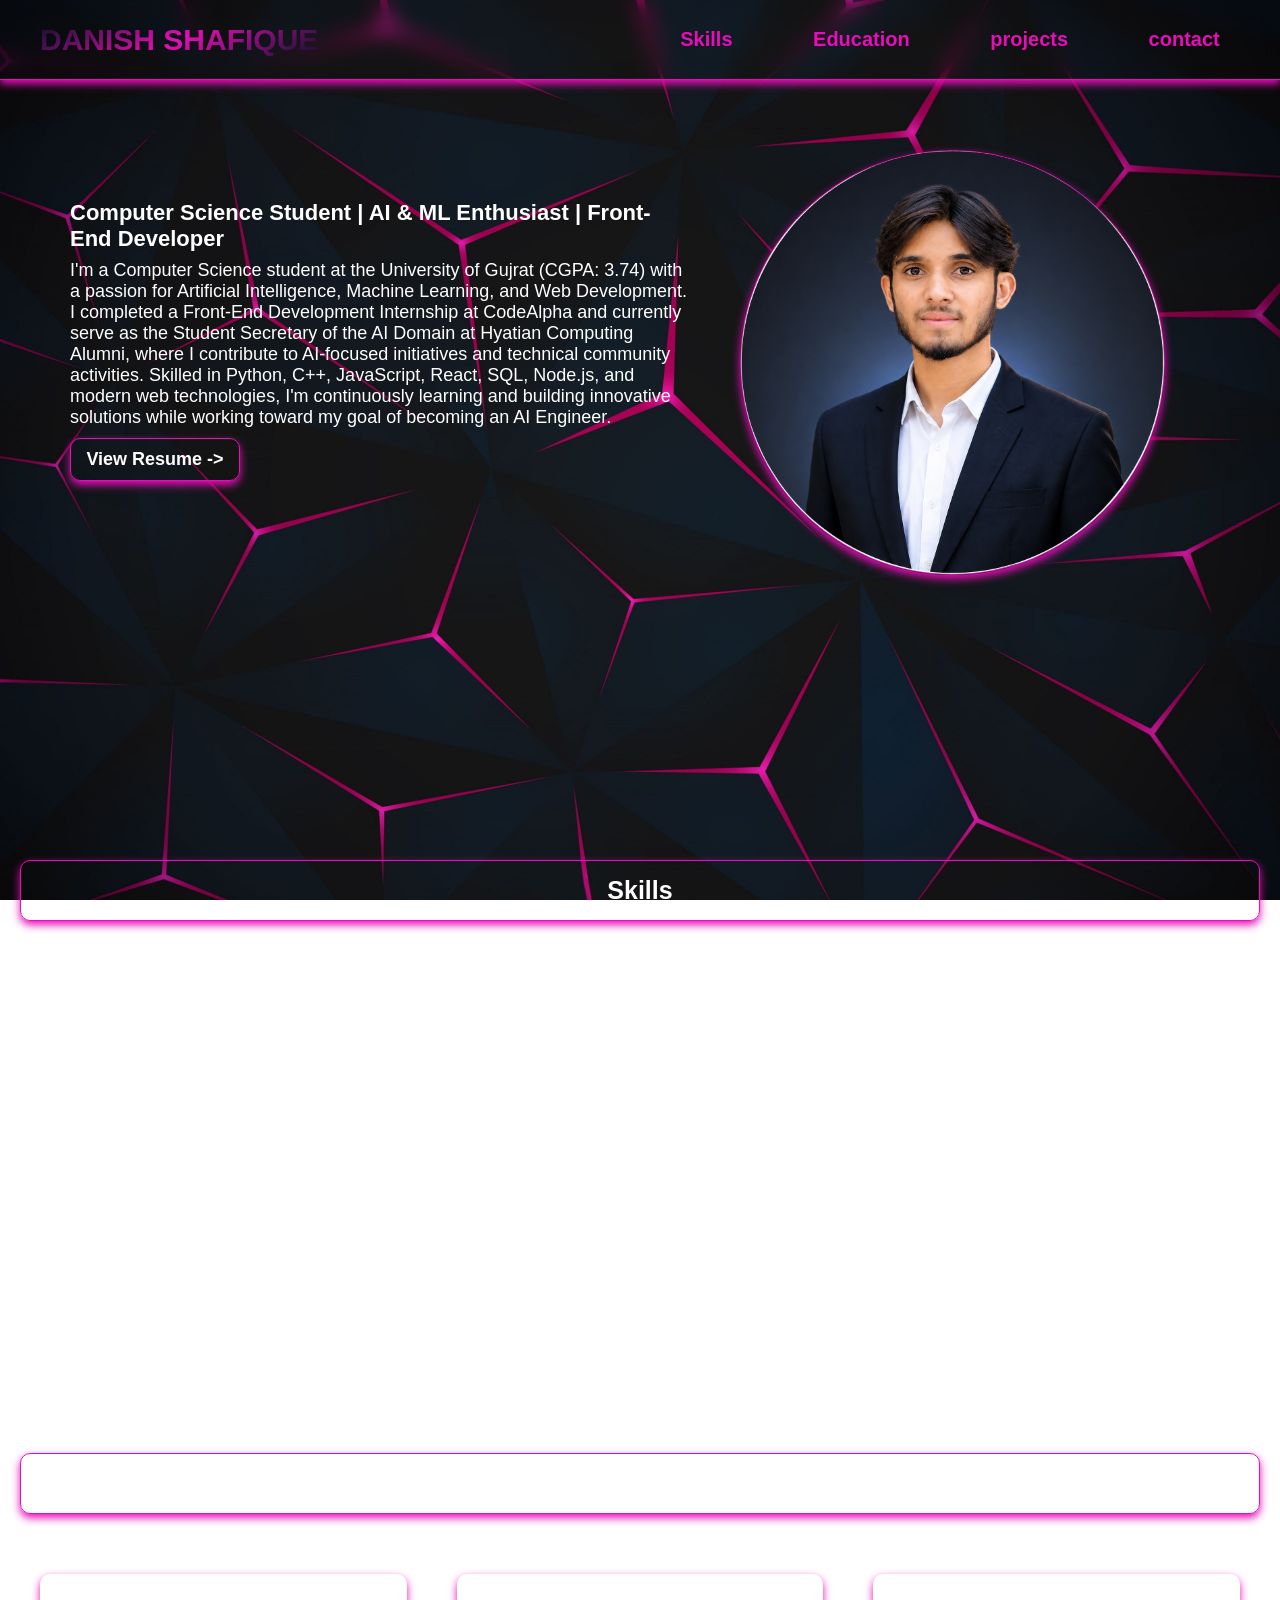
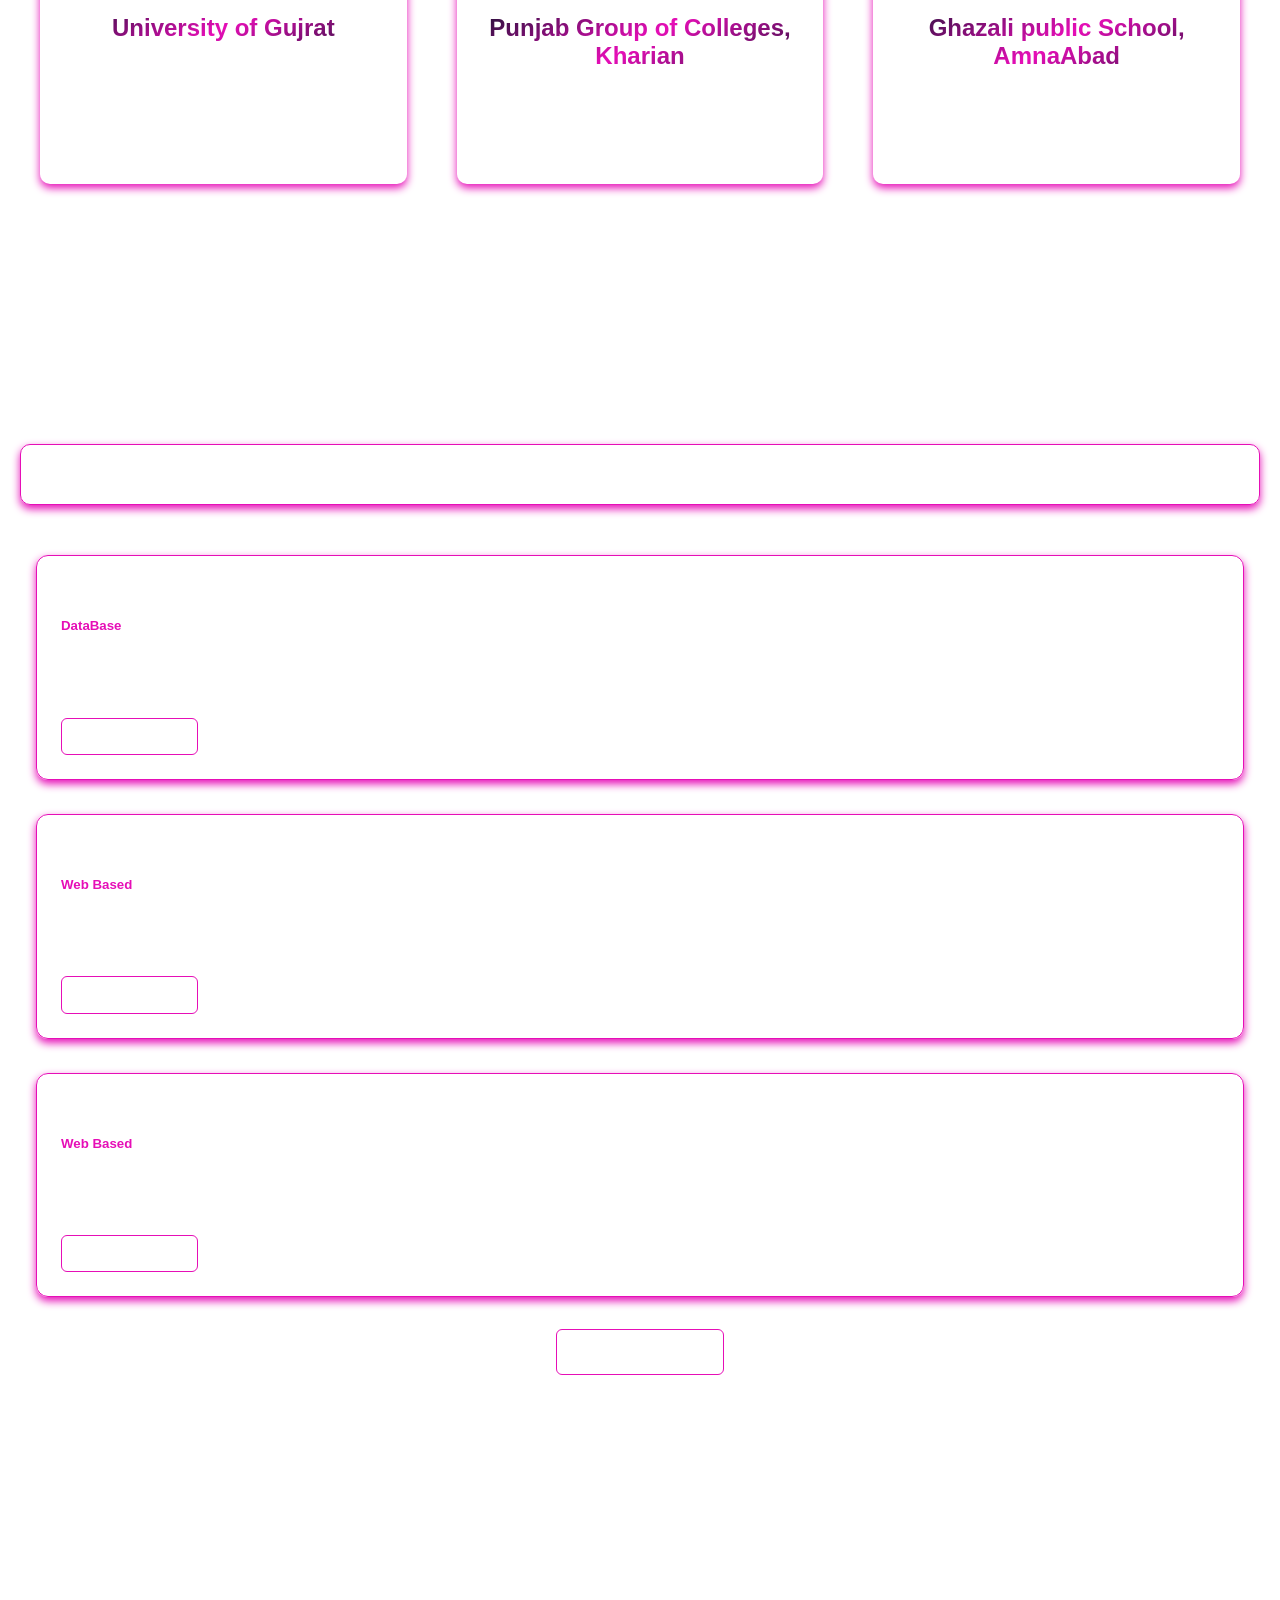
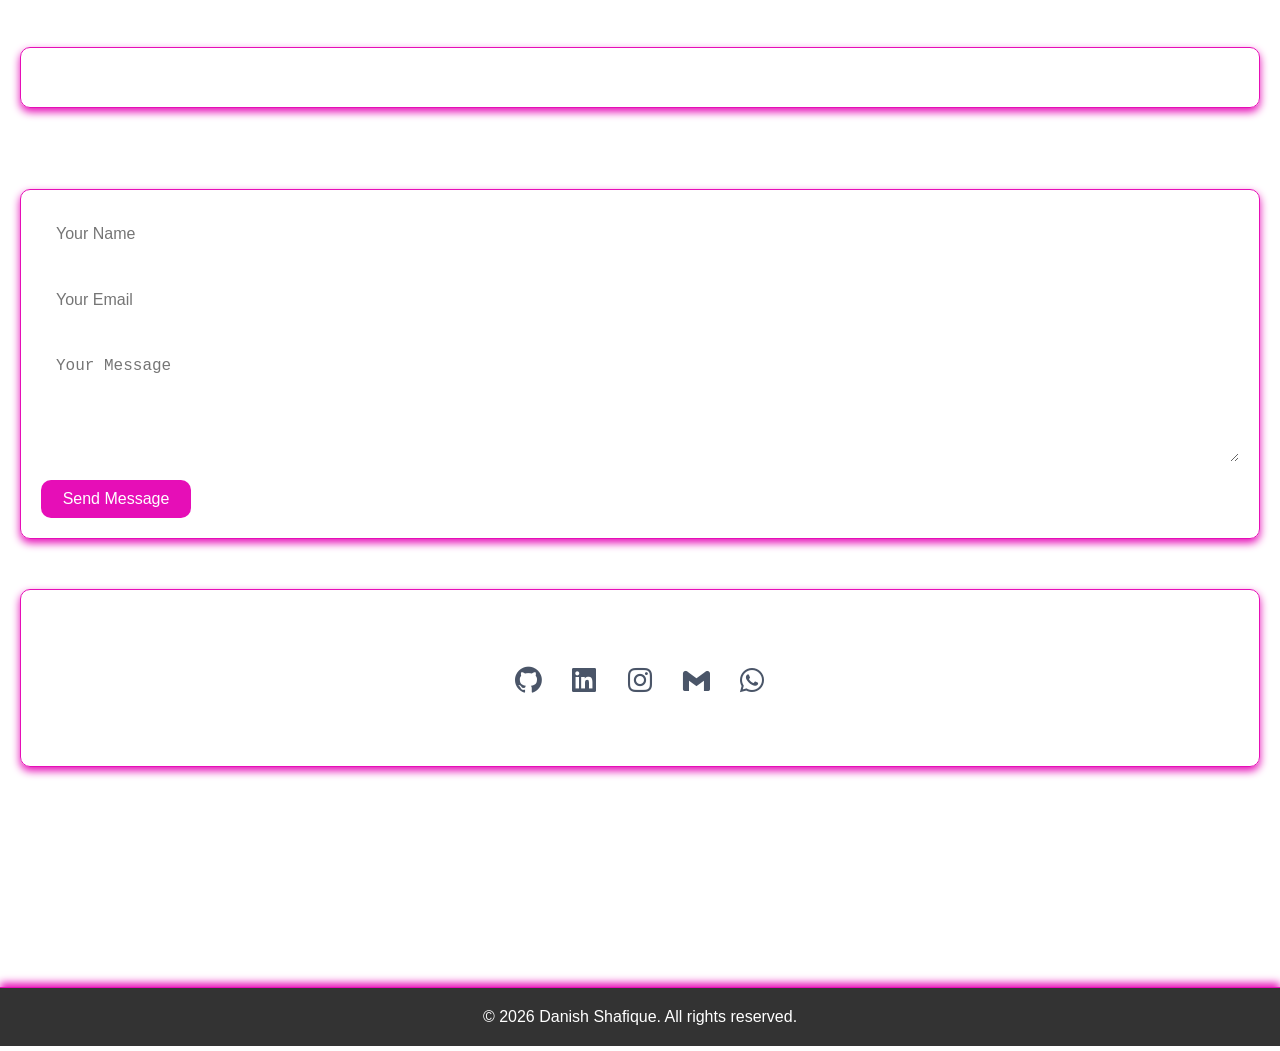
<file: index.html>
<!DOCTYPE html>
<html lang="en">

<head>
    <meta charset="UTF-8">
    <meta name="viewport" content="width=device-width, initial-scale=1.0">
    <title>-- Danish Shafique --</title>
    <link rel="stylesheet" href="style.css" />
    <link href='https://unpkg.com/boxicons@2.1.4/css/boxicons.min.css' rel='stylesheet'>
</head>

<body>
    <header>
        <div id="header">
            <div class="name">
                <b id="myname">DANISH SHAFIQUE</b>
            </div>
            <ul class="links" id="Links">
                <li class="right"><a href="#skills">Skills</a></li>
                <li class="right"><a href="#education">Education</a></li>
                <li class="right"><a href="#projects">projects</a></li>
                <li class="right"><a href="#contact">contact</a></li>
            </ul>
            <button class="menu-icon" onclick="toggleMenu()">
                ☰
            </button>
        </div>
    </header>
    <section id="about" class="sections">
        <div class="aboutme">
            <div id="about-text">
                <h3>Computer Science Student | AI & ML Enthusiast | Front-End Developer</h3>
                <p>I'm a Computer Science student at the University of Gujrat (CGPA: 3.74) with a passion for Artificial Intelligence, Machine Learning, and Web Development. I completed a Front-End Development Internship at CodeAlpha and currently serve as the Student Secretary of the AI Domain at Hyatian Computing Alumni, where I contribute to AI-focused initiatives and technical community activities. Skilled in Python, C++, JavaScript, React, SQL, Node.js, and modern web technologies, I'm continuously learning and building innovative solutions while working toward my goal of becoming an AI Engineer.</p>
                <div class="resume">
                    <a href="resume.html" target="_blank">View Resume -></a>
                </div>
            </div>
            <div id="pfp">
                <img src="professional-pick.png" alt="Profile Picture" />
            </div>
        </div>
    </section>
    <section id="skills" class="sections">
        <div class="section-title">
            <h1>Skills</h1>
        </div>
        <div class="skills-grid">
            <div class="skill">Python</div>
            <div class="skill">C++</div>
            <div class="skill">JavaScript</div>
            <div class="skill">React</div>
            <div class="skill">SQL</div>
            <div class="skill">Node.js</div>
            <div class="skill">HTML/CSS</div>
            <div class="skill">DataBase Management</div>
            <div class="skill">Data Analysis & Visualization</div>
            <div class="skill">Computer Networking</div>
            <div class="skill">Artificial Intelligence</div>
        </div>
    </section>
    <section id="education" class="sections">
        <div class="section-title">
            <h1>Education</h1>
        </div>
        <div class="mainedu">
            <div class="edu">
                <h3>University of Gujrat</h3>
                <p>Bachelor in Computer Science</p>
                <p>(2024-2028 expected)</p>
                <p>CGPA: 3.74</p>
            </div>
            <div class="edu">
                <h3>Punjab Group of Colleges, Kharian</h3>
                <p>Intermediate in Computer Science</p>
                <p>(2022-2024)</p>
                <p>Percentage: 84%</p>
            </div>
            <div class="edu">
                <h3>Ghazali public School, AmnaAbad</h3>
                <p>Matriculation - science</p>
                <p>(2020-2022)</p>
                <p>Percentage: 94%</p>
            </div>
        </div>
    </section>
    <section id="projects" class="sections">
        <div class="section-title">
            <h1>Projects</h1>
        </div>
        <div class="projects-grid" id="projectsgrid">

        </div>
        <button id="viewAllBtn">View All Projects</button>
    </section>
    <section id="contact">
        <div class="section-title">
            <h1>Contact</h1>
        </div>
        <div class="para">
            <p>Have a project or opportunity? Feel free to reach out.</p>
        </div>

        <form id="contact form">

            <input type="text" placeholder="Your Name" required>

            <input type="email" placeholder="Your Email" required>

            <textarea placeholder="Your Message" rows="5" required></textarea>

            <button type="submit">
                Send Message
            </button>

        </form>

        <div class="contact-info">
        <p>Connect with me</p>
            <div class="social-icons">
                <a href="https://github.com/Danish123ch" target="_blank"><i class='bx bxl-github'></i></a>
                <a href="https://www.linkedin.com/in/danish-shafiq-5308a6388/" target="_blank"><i
                        class='bx bxl-linkedin-square'></i></a>
                <a href="https://www.instagram.com/danish_shafiq_ds/?hl=en" target="_blank"><i
                        class='bx bxl-instagram'></i></a>
                <a href="mailto:chd789786@gmail.com" target="_blank"><i class='bx bxl-gmail'></i></a>
                <a href="https://wa.me/923701176081" target="_blank"><i class='bx bxl-whatsapp'></i></a>

            </div>
            <div id="contact-details">
                <b>Kharian, Punjab, Pakistan</b>
            </div>
        </div>
    </section>
    <section id="footer">
        <p>&copy; 2026 Danish Shafique. All rights reserved.</p>
    </section>


    <script src="projects.js"></script>
</body>

</html>
</file>
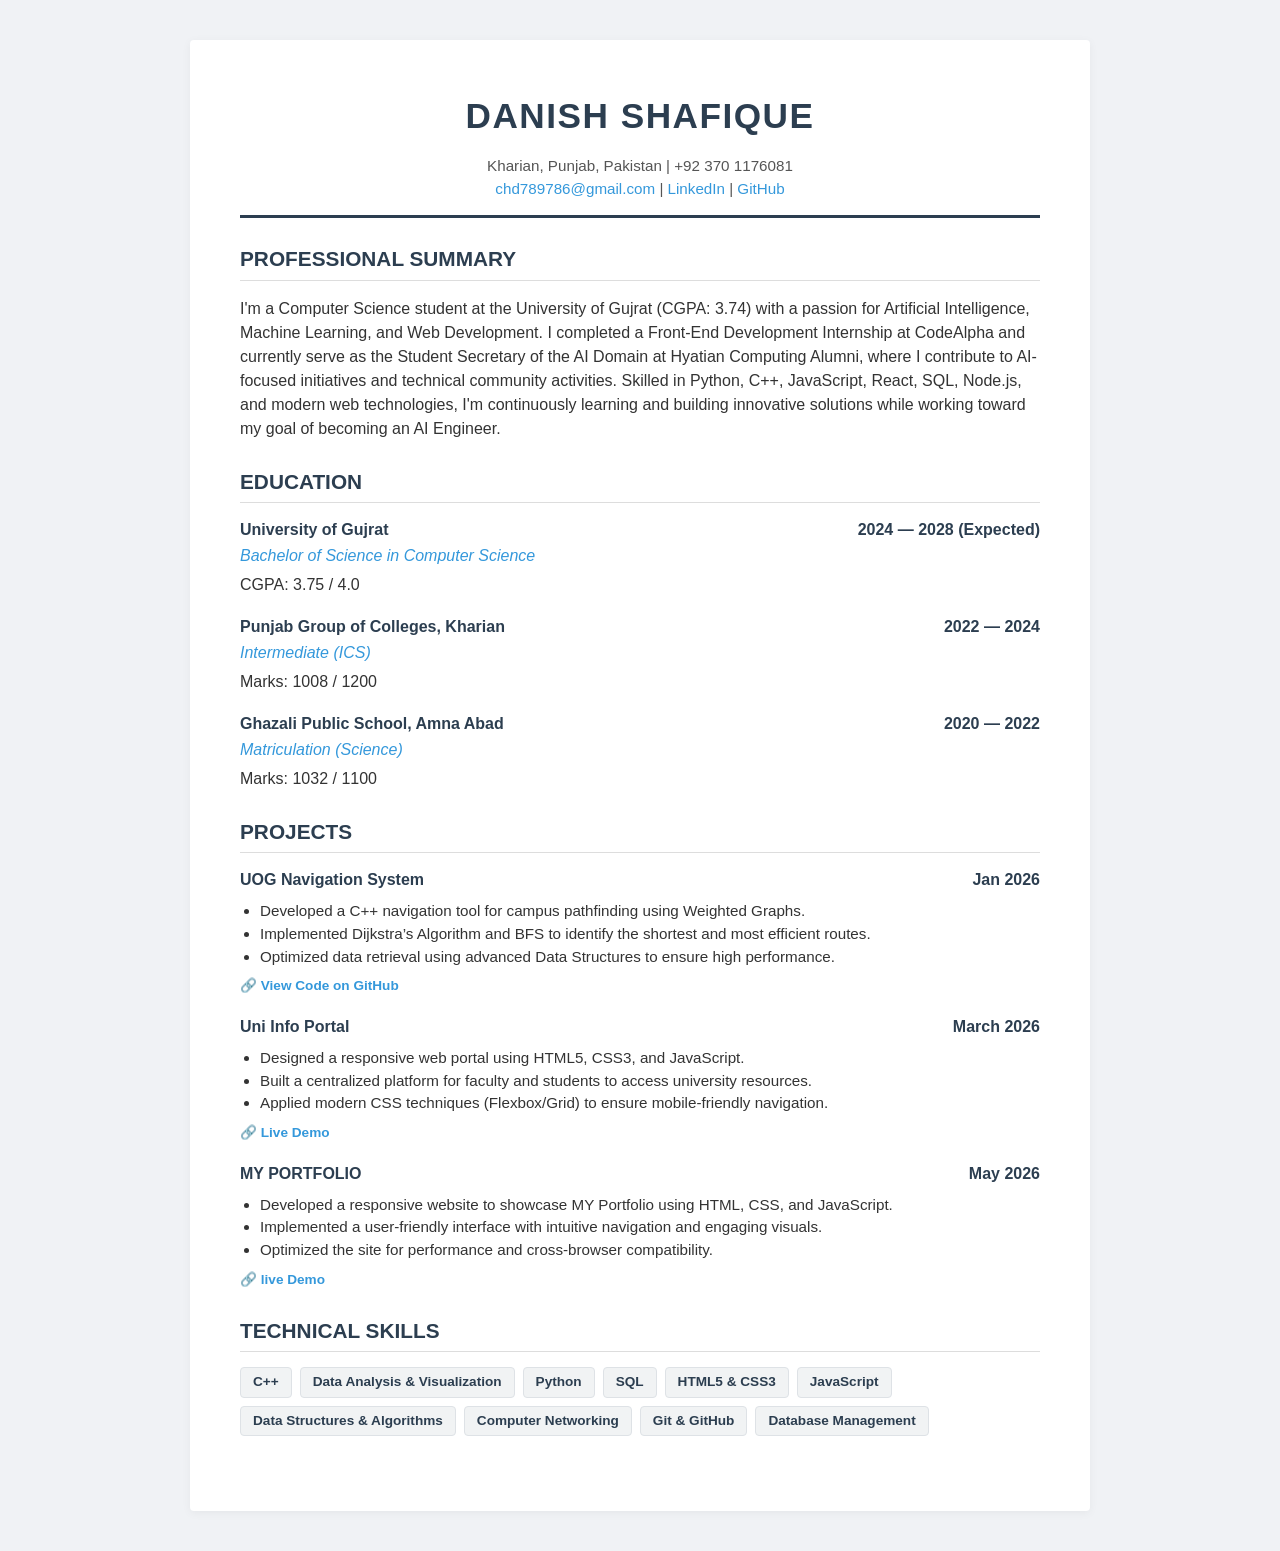
<file: resume.html>
<!DOCTYPE html>
<html lang="en">

<head>
    <meta charset="UTF-8">
    <meta name="viewport" content="width=device-width, initial-scale=1.0">
    <title>Danish Shafique - CV</title>
    <style>
        body {
            font-family: 'Segoe UI', Roboto, Helvetica, Arial, sans-serif;
            line-height: 1.5;
            background-color: #f0f2f5;
            margin: 0;
            padding: 40px 20px;
            color: #333;
        }

        a {
            text-decoration: none;
            color: #3498db;
            transition: color 0.3s;
        }

        a:hover {
            color: #2980b9;
            text-decoration: underline;
        }

        .container {
            max-width: 800px;
            margin: auto;
            background: #fff;
            padding: 50px;
            border-radius: 4px;
            box-shadow: 0 2px 10px rgba(0, 0, 0, 0.05);
        }

        header {
            text-align: center;
            border-bottom: 3px solid #2c3e50;
            padding-bottom: 15px;
            margin-bottom: 25px;
        }

        h1 {
            margin: 0;
            color: #2c3e50;
            font-size: 2.2em;
            text-transform: uppercase;
            letter-spacing: 1.5px;
        }

        .contact-info {
            margin-top: 12px;
            font-size: 0.95em;
            color: #555;
        }

        section {
            margin-bottom: 25px;
        }

        h2 {
            color: #2c3e50;
            border-bottom: 1px solid #ddd;
            padding-bottom: 5px;
            margin-bottom: 15px;
            font-size: 1.3em;
            text-transform: uppercase;
        }

        .item {
            margin-bottom: 18px;
        }

        .item-header {
            display: flex;
            justify-content: space-between;
            font-weight: 700;
            color: #2c3e50;
        }

        .job-title {
            font-style: italic;
            color: #3498db;
            font-weight: 500;
            margin-top: 2px;
        }

        .description-list {
            margin: 8px 0;
            padding-left: 20px;
            font-size: 0.95em;
        }

        .skills-container {
            display: flex;
            flex-wrap: wrap;
            gap: 8px;
        }

        .skill-tag {
            background: #f1f3f4;
            color: #2c3e50;
            padding: 4px 12px;
            border-radius: 4px;
            font-size: 0.85em;
            font-weight: 600;
            border: 1px solid #dee2e6;
        }

        .project-link {
            font-size: 0.85em;
            font-weight: bold;
            margin-top: 5px;
            display: block;
        }

        @media (max-width: 600px) {
            .item-header {
                flex-direction: column;
            }
            .container {
                padding: 20px;
            }
        }
    </style>
</head>

<body>

    <div class="container">
        <header>
            <h1>Danish Shafique</h1>
            <div class="contact-info">
                Kharian, Punjab, Pakistan | +92 370 1176081 <br>
                <a href="mailto:chd789786@gmail.com">chd789786@gmail.com</a> | 
                <a href="https://www.linkedin.com/in/danish-shafiq-5308a6388/" target="_blank">LinkedIn</a> | 
                <a href="https://github.com/Danish123ch" target="_blank">GitHub</a>
            </div>
        </header>

        <section id="summary">
            <h2>Professional Summary</h2>
            <p>
                I'm a Computer Science student at the University of Gujrat (CGPA: 3.74) with a passion for Artificial Intelligence, Machine Learning, and Web Development. I completed a Front-End Development Internship at CodeAlpha and currently serve as the Student Secretary of the AI Domain at Hyatian Computing Alumni, where I contribute to AI-focused initiatives and technical community activities. Skilled in Python, C++, JavaScript, React, SQL, Node.js, and modern web technologies, I'm continuously learning and building innovative solutions while working toward my goal of becoming an AI Engineer.
            </p>
        </section>

        <section id="education">
            <h2>Education</h2>
            <div class="item">
                <div class="item-header">
                    <span>University of Gujrat</span>
                    <span>2024 — 2028 (Expected)</span>
                </div>
                <div class="job-title">Bachelor of Science in Computer Science</div>
                <p style="margin: 5px 0;">CGPA: 3.75 / 4.0</p>
            </div>
            <div class="item">
                <div class="item-header">
                    <span>Punjab Group of Colleges, Kharian</span>
                    <span>2022 — 2024</span>
                </div>
                <div class="job-title">Intermediate (ICS)</div>
                <p style="margin: 5px 0;">Marks: 1008 / 1200</p>
            </div>
            <div class="item">
                <div class="item-header">
                    <span>Ghazali Public School, Amna Abad</span>
                    <span>2020 — 2022</span>
                </div>
                <div class="job-title">Matriculation (Science)</div>
                <p style="margin: 5px 0;">Marks: 1032 / 1100</p>
            </div>
        </section>

        <section id="projects">
            <h2>Projects</h2>

            <div class="item">
                <div class="item-header">
                    <span>UOG Navigation System</span>
                    <span>Jan 2026</span>
                </div>
                <ul class="description-list">
                    <li>Developed a C++ navigation tool for campus pathfinding using Weighted Graphs.</li>
                    <li>Implemented Dijkstra’s Algorithm and BFS to identify the shortest and most efficient routes.</li>
                    <li>Optimized data retrieval using advanced Data Structures to ensure high performance.</li>
                </ul>
                <a class="project-link" href="https://github.com/Danish123ch/DSA-PROJECT.git" target="_blank">🔗 View Code on GitHub</a>
            </div>

            <div class="item">
                <div class="item-header">
                    <span>Uni Info Portal</span>
                    <span>March 2026</span>
                </div>
                <ul class="description-list">
                    <li>Designed a responsive web portal using HTML5, CSS3, and JavaScript.</li>
                    <li>Built a centralized platform for faculty and students to access university resources.</li>
                    <li>Applied modern CSS techniques (Flexbox/Grid) to ensure mobile-friendly navigation.</li>
                </ul>
                <a class="project-link" href="https://danish123ch.github.io/uni-portal/index.html" target="_blank">🔗 Live Demo</a>
            </div>
            <div class="item">
                <div class="item-header">
                    <span>MY PORTFOLIO</span>
                    <span>May 2026</span>
                </div>
                <ul class="description-list">
                    <li>Developed a responsive website to showcase MY Portfolio using HTML, CSS, and JavaScript.</li>
                    <li>Implemented a user-friendly interface with intuitive navigation and engaging visuals.</li>
                    <li>Optimized the site for performance and cross-browser compatibility.</li>
                </ul>
                <a class="project-link" href="https://danish123ch.github.io/DANISH-SHAFIQUE----PORTFOLIO/" target="_blank">🔗 live Demo</a>
            </div>
        </section>

        <section id="skills">
            <h2>Technical Skills</h2>
            <div class="skills-container">
                <span class="skill-tag">C++</span>
                <span class="skill-tag">Data Analysis & Visualization</span>
                <span class="skill-tag">Python</span>
                <span class="skill-tag">SQL</span>
                <span class="skill-tag">HTML5 & CSS3</span>
                <span class="skill-tag">JavaScript</span>
                <span class="skill-tag">Data Structures & Algorithms</span>
                <span class="skill-tag">Computer Networking</span>
                <span class="skill-tag">Git & GitHub</span>
                <span class="skill-tag">Database Management</span>
                
            </div>
        </section>
    </div>

</body>

</html>
</file>
<file: style.css>
* {
    margin: 0;
    padding: 0;
    box-sizing: border-box;
}

body {
    color: white;
    font-family: 'Segoe UI', Tahoma, Geneva, Verdana, sans-serif;
    background-image:url("peakpx.jpg");

    background-size:cover;

    background-position:center;

    background-repeat:no-repeat;

    background-attachment:fixed;
}

#header {
    display: flex;
    flex-direction: row;
    align-items: center;
    padding: 20px;
    border-bottom: 1px solid rgb(230, 14, 183);
    margin-bottom: 50px;
    height: 80px;
    box-shadow: 0 4px 8px rgb(230, 14, 183);
    position: fixed;
    top: 0;
    left: 0;
    width: 100%;
    backdrop-filter: blur(10px);
}


.name {
    width: 50%;
    font-size: 30px;
    font-weight: bold;
    padding-left: 20px;
    
}

.name b {
    background: linear-gradient(150deg, rgb(16, 16, 43), rgb(230, 14, 183), rgb(16, 16, 43));
    -webkit-background-clip: text;
    -webkit-text-fill-color: transparent;
}

.links {
    width: 50%;
    display: flex;
    flex-direction: row;
    flex-wrap: wrap;
    justify-content: space-around;
    font-size: 20px;
    font-weight: bold;
    list-style: none;
    padding: 0;
    margin: 0;
}

.links li {
    list-style: none;
}

.links a {
    color: rgb(230, 14, 183);
    text-decoration: none;
    display: inline-block;
    transition: all 0.3s ease;
}


.right a:hover {
    color: white;
    transform: scale(1.05);
    transition: all 0.3s ease;
    text-decoration: underline;
}

#about {
    padding: 20px;
    scroll-margin-top: 150px;
    margin-top: 100px;
    margin-bottom: 200px;;
}

.aboutme {
    display: flex;
    flex-direction: row;
    height: 500px;
}

#pfp {
    margin-top: 30px;
    padding-left: 50px;
    width: 35%;
    height: 85%;
    /* border : 1px solid blue; */
}

#pfp img {
    height: 100%;
    object-fit: cover;
    border-radius: 50%;
    border: 1px solid rgb(230, 14, 183);
    box-shadow: 0 4px 8px rgb(230, 14, 183);
}

#about-text {
    width: 50%;
    margin-top: 30px;
    margin-left: 50px;
    font-size: 18px;
    padding-top: 50px;
    /* border : 1px solid blue; */
    animation: fadeIn 3s ease;
}

#about-text h1 {
    font-size: 30px;
    color: rgb(230, 14, 183);
    margin-bottom: 20px;
    background: linear-gradient(150deg, rgb(16, 16, 43), rgb(230, 14, 183), rgb(16, 16, 43));
    -webkit-background-clip: text;
    -webkit-text-fill-color: transparent;
}

#about-text h3 {
    font-size: 22px;
    color: white;
    margin-bottom: 8px;
}

.resume {
    margin-top: 10px;
    padding: 10px;
    width: 170px;
    border-radius: 10px;
    border: 1px solid rgb(230, 14, 183);
    text-align: center;
    box-shadow: 0 4px 8px rgb(230, 14, 183);
}

.resume a {
    color: white;
    font-weight: bold;
    text-decoration: none;
    font-size: 18px;
}

.resume:hover {
    transform: scale(1.05);
    transition: all 0.3s ease;
    cursor: pointer;
}

.resume a:hover {
    text-decoration: underline;
    color: rgb(230, 14, 183);
}

#education {
    padding: 20px;
    scroll-margin-top: 150px;
    margin-bottom: 200px;
}

.section-title {
    padding: 15px;
    margin-bottom: 40px;
    border-radius: 10px;
    border: 1px solid rgb(230, 14, 183);
    box-shadow: 0 4px 8px rgb(230, 14, 183);
    text-align: center;
}

.section-title h1 {
    font-size: 25px;

}

#skills {
    padding: 20px;
    scroll-margin-top: 150px;
    margin-bottom: 200px;
}

.skills-grid {
    display: grid;
    grid-template-columns: repeat(4, 1fr);
    gap: 1.5rem;
    margin-top: 2rem;
    scroll-margin-top: 150px;
}

.skill {
    border: 1px solid rgb(230, 14, 183);
    border-radius: 12px;
    padding: 1.5rem;
    text-align: center;
    opacity: 0;
    box-shadow: 0 4px 8px rgba(230, 14, 183, 0.4);
    transition: transform .3s ease, box-shadow .3s ease;
    animation: fadeIn  .8s ease forwards;
    animation-timeline: view();
    animation-range: entry 0% cover 50%;
}

.skill:nth-child(1){ animation-delay: .1s; }
.skill:nth-child(2){ animation-delay: .2s; }
.skill:nth-child(3){ animation-delay: .3s; }
.skill:nth-child(4){ animation-delay: .4s; }
.skill:nth-child(5){ animation-delay: .5s; }
.skill:nth-child(6){ animation-delay: .6s; }
.skill:nth-child(7){ animation-delay: .7s; }
.skill:nth-child(8){ animation-delay: .8s; }
.skill:nth-child(9){ animation-delay: .9s; }

.skill:hover{
    transform: translateY(-8px);
    box-shadow: 0 8px 20px rgba(230,14,183,.6);
    
}

.mainedu {
    display: flex;
    flex-direction: row;
    gap: 50px;
    /* border: 1px solid blue; */
    padding: 20px;
    justify-content: space-around;
    height: 250px;
}

.edu {
    width: 40%;
    padding-top: 40px;
    /* padding: 20px; */
    border-radius: 10px;
    box-shadow: 0 4px 8px rgb(230, 14, 183);
    text-align: center;
    align-items: center;
    animation : fadeIn 1s ease;
    animation-timeline : view();
}

.edu:hover {
    transform: scale(1.05);
    transition: transform 0.3s ease;
}

.edu h3 {
    font-size: 24px;
    background: linear-gradient(150deg, rgb(16, 16, 43), rgb(230, 14, 183), rgb(16, 16, 43));
    -webkit-background-clip: text;
    -webkit-text-fill-color: transparent;
    margin-bottom: 10px;
}

#projects {
    padding: 20px;
    scroll-margin-top: 150px;
    margin-bottom: 200px;
}

#projectsgrid {
    display: grid;
    grid-template-columns: 1fr;
    gap: 1.5rem;
    margin: 2rem auto;
    padding: 0 1rem;
    font-family: 'Segoe UI', Tahoma, Geneva, Verdana, sans-serif;
}

.project {
    border: 1px solid rgb(230, 14, 183);
    border-radius: 12px;
    padding: 1.5rem;
    box-shadow: 0 4px 8px rgb(230, 14, 183);
    transition: transform 0.2s ease, box-shadow 0.2s ease;
    animation : fadeIn 1s ease;
    animation-timeline: scroll();
    margin-top: 10px;

}

.project:hover {
    transform: translateY(-3px);
    box-shadow: 0 10px 15px -3px rgba(0, 0, 0, 0.1);
}

.project h2 {
    font-size: 1.4rem;
    font-weight: 700;
    color:white;
    margin: 0 0 0.75rem 0;
}

.project h5 {

    color: rgb(230, 14, 183);
    margin: 0 0 0.75rem 0;
}

.project p {
    font-size: 0.95rem;
    line-height: 1.6;
    color: white;
    margin: 0 0 1.5rem 0;
}

.project a {
    display: inline-block;
    color: white;
    padding: 0.6rem 1.2rem;
    font-size: 0.9rem;
    font-weight: 500;
    text-decoration: none;
    border-radius: 6px;
    transition: background 0.15s ease;
    border: 1px solid rgb(230, 14, 183);
}

.project a:hover {
    color: rgb(230, 14, 183);
    transform: scale(1.05);
    transition: all 0.3s ease;
}

#viewAllBtn {
    display: block;
    margin: 2rem auto;
    padding: 0.8rem 1.5rem;
    font-size: 1rem;
    font-weight: 500;
    text-decoration: none;
    border-radius: 6px;
    border: 1px solid rgb(230, 14, 183);
    background-color: transparent;
    color: white;
}


#viewAllBtn:hover {
    color: rgb(230, 14, 183);
    transform: scale(1.05);
    transition: all 0.3s ease;
}

#contact {
    padding: 20px;
    scroll-margin-top: 150px;
    margin-top: 100px;
    margin-bottom: 200px;
}
#contact form{
    display: flex;
    flex-direction: column;
    gap: 18px;
    border-radius: 10px;
    box-shadow: 0 4px 8px rgb(230, 14, 183);
    border: 1px solid rgb(230, 14, 183);
    padding: 20px;
    margin-bottom: 50px;
}
.para{
    text-align: center;
    font-size: 18px;
    font-weight: bold;
    color: white;
    margin-bottom: 20px;

}
#contact input,
#contact textarea{

    width: 100%;

    padding: 15px;

    border: none;

    outline: none;

    border-radius: 10px;

    background: rgba(255,255,255,.1);

    color: white;

    font-size: 16px;
}
#contact button{
    width: 150px;

    padding: 10px;

    border: none;

    outline: none;

    border-radius: 10px;

    background: rgb(230, 14, 183);

    color: white;

    font-size: 16px;

    cursor: pointer;
}

.contact-info {
    display: flex;
    flex-direction: column;
    gap: 10px;
    margin-top: 20px;
    align-items: center;
    border-radius: 10px;
    border: 1px solid rgb(230, 14, 183);
    padding: 20px;
    box-shadow: 0 4px 8px rgb(230, 14, 183);
}
.contact-info p{
    font-size: 24px;
    color: white;
    font-weight: bold;
}

.social-icons {
    display: flex;
    gap: 1.5rem;
    justify-content: center;
    margin-top: 1rem;
    margin-bottom: 1rem;
}

.social-icons a {
    color: #4a5568;
    font-size: 2rem;
    transition: color 0.2s ease, transform 0.2s ease;
}


.social-icons a:hover {
    color: #3182ce;
    /* Changes to blue on hover */
    transform: translateY(-3px);
}

#contact-details {
    display: flex;
    flex-direction: column;
    text-align: center;
}


#footer {
    padding: 20px;
    text-align: center;
    border-top: 1px solid rgb(230, 14, 183);
    box-shadow: 0 -4px 8px rgb(230, 14, 183);
    background-color: rgba(0, 0, 0, 0.8);
}

.menu-icon {
    display: none;
    font-size: 24px;
    cursor: pointer;
    color: rgb(230, 14, 183);
}

@keyframes fadeIn {
    from {
        opacity: 0;
        transform: translateY(-100px);
    }
    to {
        opacity: 1;
        transform: translateY(0);
    }
}

@keyframes slideright{
    from{
        opacity: 0;
        transform: translateX(-100px);
    }
    to{
        opacity: 1;
        transform: translateX(0);
    }
}
/* .sections {
    animation: fadeIn 5s ease;
    animation-timeline: view();
    
} */

@media (max-width: 768px) {

    .menu-icon {
        display: block;
    }

    .links {
        display: none;
        flex-direction: column;
        width: 30%;
        align-items: right;  
        position: absolute;
        top: 100%;
        right: 0;
        z-index: 1000;
        background-color: black;
        padding: 1rem 0;
        text-align: center;
        gap: 1rem;
        box-shadow: 0 4px 6px rgba(0, 0, 0, 0.1);
    }

    .links.show {
        display: flex;
    }

    .name {
        width: 100%;
        text-align: center;
    }
    #about-text{
        width: 100%;
        padding: 0;
        margin-left: 10px
    }

    .skills-grid {
        grid-template-columns: repeat(2, 1fr);
    }
    .mainedu {
        flex-direction: column;
        height: auto;
    }

    .edu {
        width: 100%;
        margin-bottom: 20px;
    }

    #pfp {
        height: 200px;
        width: 200px;
    }
}

@media (max-width:1024px) {

    #pfp {
        height: 200px;
        width: 200px;
    }

    .aboutme {
        flex-direction: column;
        width: 100%;
        height: auto;
    }

    #about-text {
        width: 100%;
        padding: 0;
    }
}
</file>
